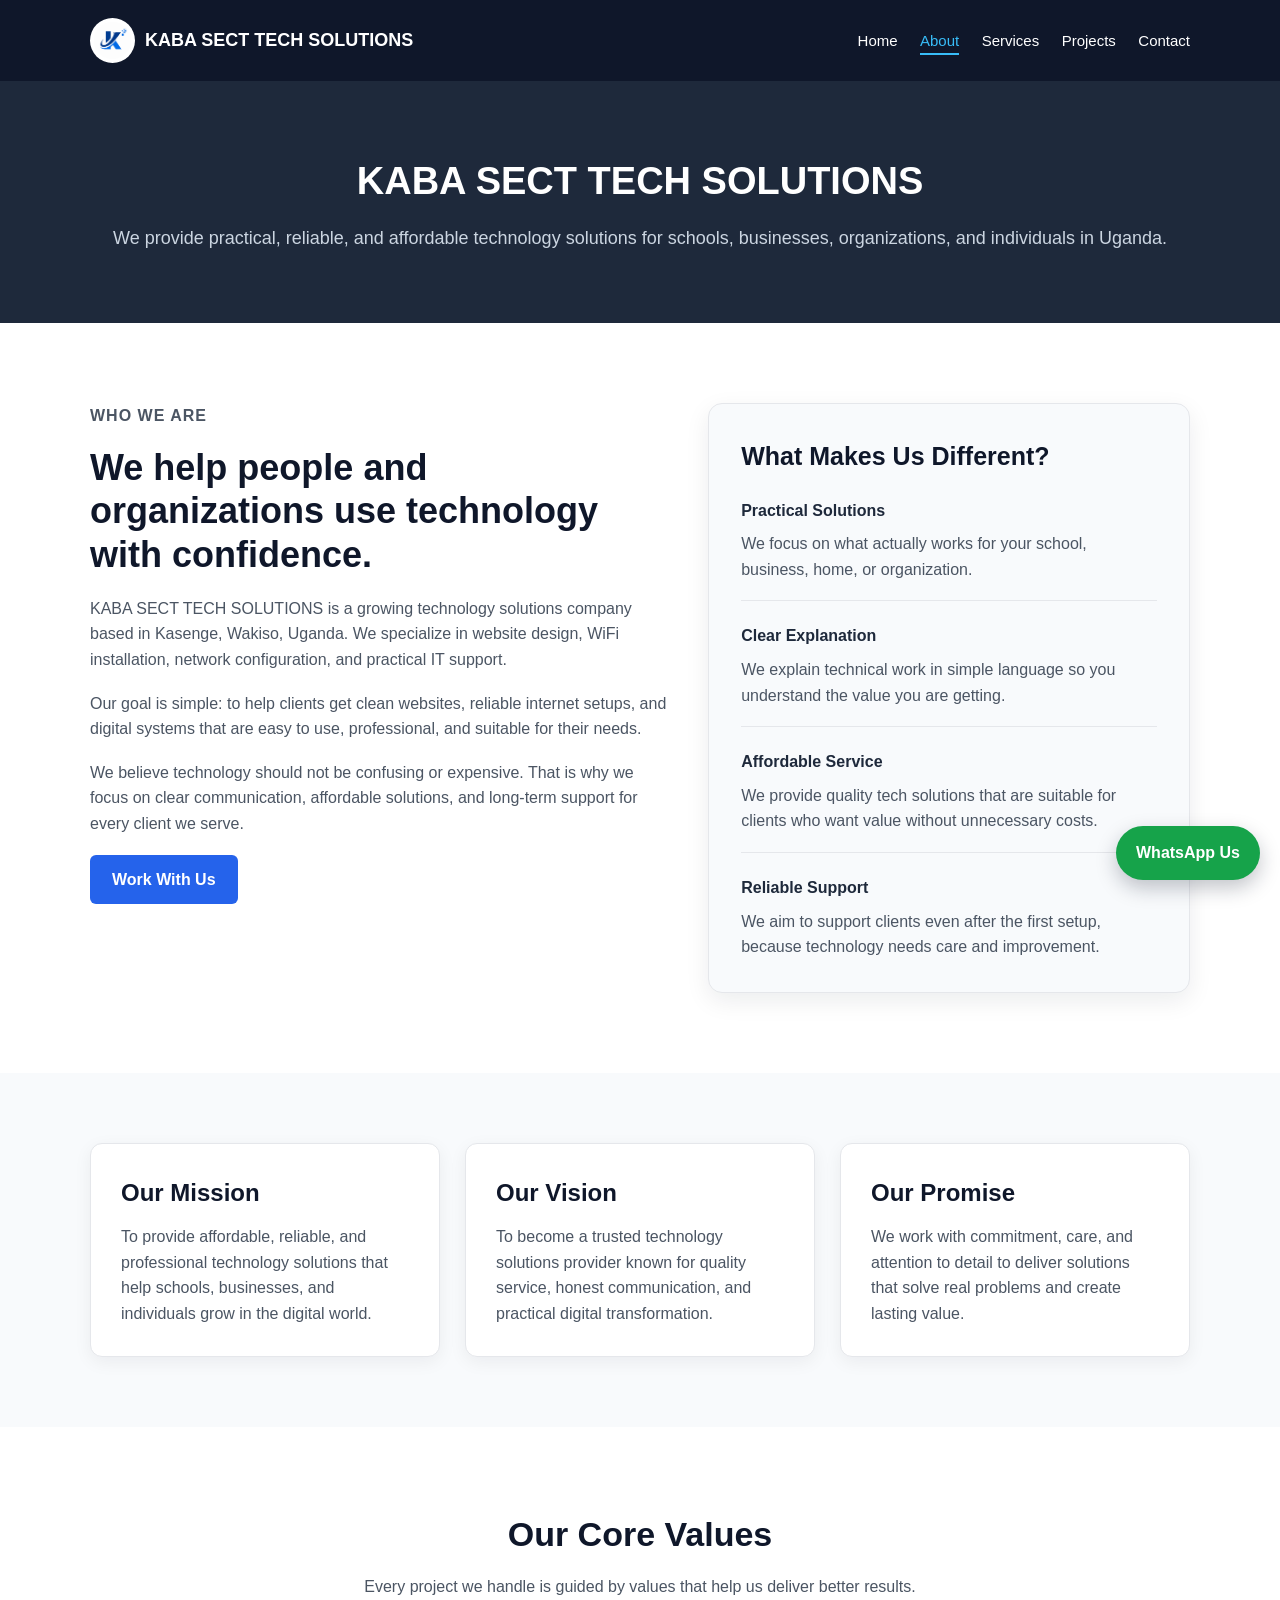
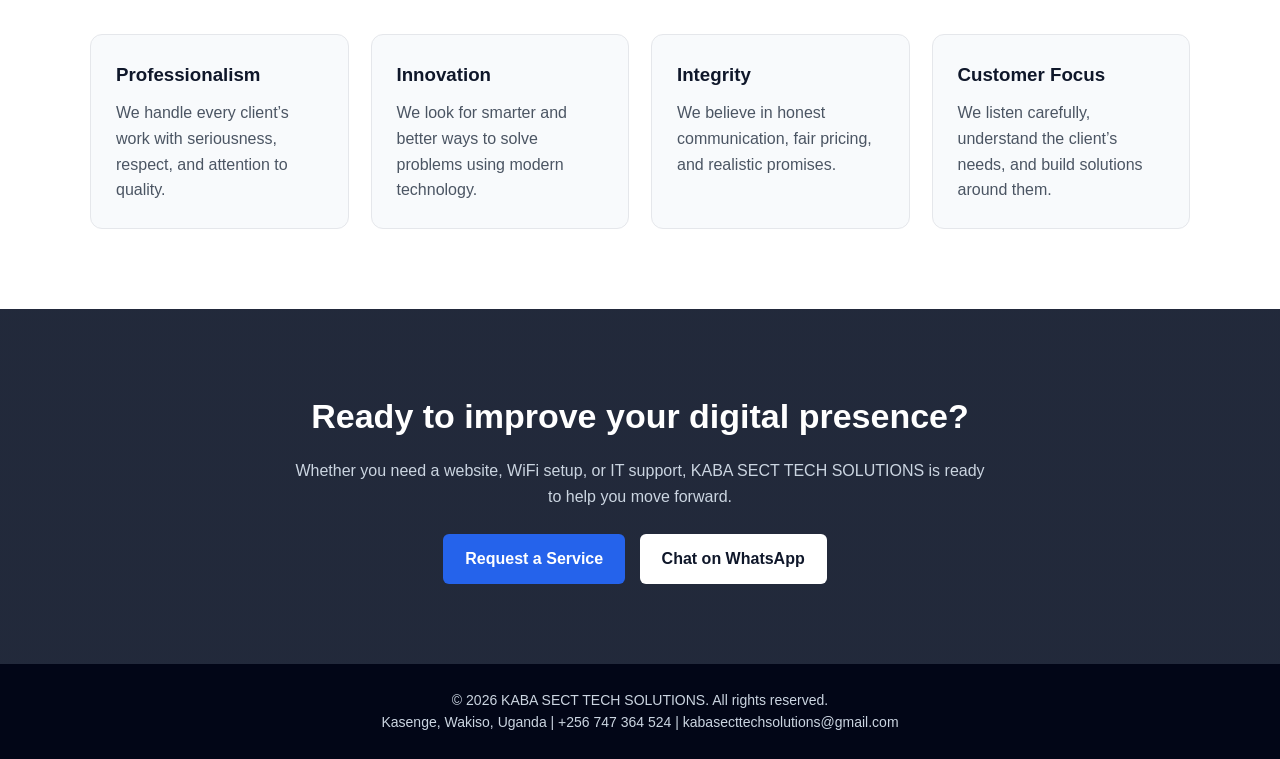
<file: about.html>
<!DOCTYPE html>
<html lang="en">
<head>
  <meta charset="UTF-8" />
  <meta name="viewport" content="width=device-width, initial-scale=1.0" />

  <title>About Us | KABA SECT TECH SOLUTIONS</title>

  <meta name="description" content="Learn about KABA SECT TECH SOLUTIONS, a growing technology solutions company in Kasenge, Wakiso, Uganda providing website design, WiFi installation, and IT support.">

  <meta name="author" content="KABA SECT TECH SOLUTIONS">

  <meta property="og:title" content="About KABA SECT TECH SOLUTIONS">
  <meta property="og:description" content="We provide practical, reliable, and affordable technology solutions for schools, businesses, organizations, and individuals in Uganda.">
  <meta property="og:type" content="website">
  <meta property="og:image" content="images/logo.png">

 <link rel="stylesheet" href="style.css" />
</head>
<body>

  <header class="header">
    <div class="container nav">
      <a href="index.html" class="logo">
  <img src="logo.png" alt="KABA SECT TECH SOLUTIONS Logo">
  <span>KABA SECT TECH SOLUTIONS</span>
</a>

      <button class="menu-toggle" onclick="toggleMenu()">☰</button>

    <nav id="navLinks">
  <a href="index.html">Home</a>
  <a href="about.html" class="active">About</a>
  <a href="services.html">Services</a>
  <a href="projects.html">Projects</a>
  <a href="contact.html">Contact</a>
</nav>
    </div>
  </header>

  <section class="page-hero">
    <div class="container">
      <h2>KABA SECT TECH SOLUTIONS</h2>
      <p>
        We provide practical, reliable, and affordable technology solutions for schools,
        businesses, organizations, and individuals in Uganda.
      </p>
    </div>
  </section>

  <section class="about-section">
    <div class="container about-grid">

      <div class="about-content">
        <p class="small-title">Who We Are</p>
        <h2>We help people and organizations use technology with confidence.</h2>

        <p>
          KABA SECT TECH SOLUTIONS is a growing technology solutions company based in
          Kasenge, Wakiso, Uganda. We specialize in website design, WiFi installation,
          network configuration, and practical IT support.
        </p>

        <p>
          Our goal is simple: to help clients get clean websites, reliable internet setups,
          and digital systems that are easy to use, professional, and suitable for their needs.
        </p>

        <p>
          We believe technology should not be confusing or expensive. That is why we focus
          on clear communication, affordable solutions, and long-term support for every client
          we serve.
        </p>

        <a href="contact.html" class="btn primary">Work With Us</a>
      </div>

      <div class="about-card">
        <h3>What Makes Us Different?</h3>

        <div class="about-point">
          <h4>Practical Solutions</h4>
          <p>
            We focus on what actually works for your school, business, home, or organization.
          </p>
        </div>

        <div class="about-point">
          <h4>Clear Explanation</h4>
          <p>
            We explain technical work in simple language so you understand the value you are getting.
          </p>
        </div>

        <div class="about-point">
          <h4>Affordable Service</h4>
          <p>
            We provide quality tech solutions that are suitable for clients who want value without unnecessary costs.
          </p>
        </div>

        <div class="about-point">
          <h4>Reliable Support</h4>
          <p>
            We aim to support clients even after the first setup, because technology needs care and improvement.
          </p>
        </div>
      </div>

    </div>
  </section>

  <section class="mission-section">
    <div class="container mission-grid">

      <div class="mission-box">
        <h3>Our Mission</h3>
        <p>
          To provide affordable, reliable, and professional technology solutions that help
          schools, businesses, and individuals grow in the digital world.
        </p>
      </div>

      <div class="mission-box">
        <h3>Our Vision</h3>
        <p>
          To become a trusted technology solutions provider known for quality service,
          honest communication, and practical digital transformation.
        </p>
      </div>

      <div class="mission-box">
        <h3>Our Promise</h3>
        <p>
          We work with commitment, care, and attention to detail to deliver solutions that
          solve real problems and create lasting value.
        </p>
      </div>

    </div>
  </section>

  <section class="values-section">
    <div class="container">
      <h2>Our Core Values</h2>
      <p class="section-intro">
        Every project we handle is guided by values that help us deliver better results.
      </p>

      <div class="values-grid">
        <div class="value-card">
          <h3>Professionalism</h3>
          <p>We handle every client’s work with seriousness, respect, and attention to quality.</p>
        </div>

        <div class="value-card">
          <h3>Innovation</h3>
          <p>We look for smarter and better ways to solve problems using modern technology.</p>
        </div>

        <div class="value-card">
          <h3>Integrity</h3>
          <p>We believe in honest communication, fair pricing, and realistic promises.</p>
        </div>

        <div class="value-card">
          <h3>Customer Focus</h3>
          <p>We listen carefully, understand the client’s needs, and build solutions around them.</p>
        </div>
      </div>
    </div>
  </section>

  <section class="about-cta">
    <div class="container">
      <h2>Ready to improve your digital presence?</h2>
      <p>
        Whether you need a website, WiFi setup, or IT support, KABA SECT TECH SOLUTIONS
        is ready to help you move forward.
      </p>

      <div class="hero-buttons">
        <a href="contact.html" class="btn primary">Request a Service</a>
        <a href="https://wa.me/256747364524" target="_blank" class="btn secondary">Chat on WhatsApp</a>
      </div>
    </div>
  </section>

  <footer class="footer">
    <div class="container">
      <p>&copy; 2026 KABA SECT TECH SOLUTIONS. All rights reserved.</p>
      <p>Kasenge, Wakiso, Uganda | +256 747 364 524 | kabasecttechsolutions@gmail.com</p>
    </div>
  </footer>

<a href="https://wa.me/256747364524" class="whatsapp-float" target="_blank">
  WhatsApp Us
</a>

<script>
  function toggleMenu() {
    const navLinks = document.getElementById("navLinks");
    navLinks.classList.toggle("show");
  }
</script>

</body>
</html>
</file>
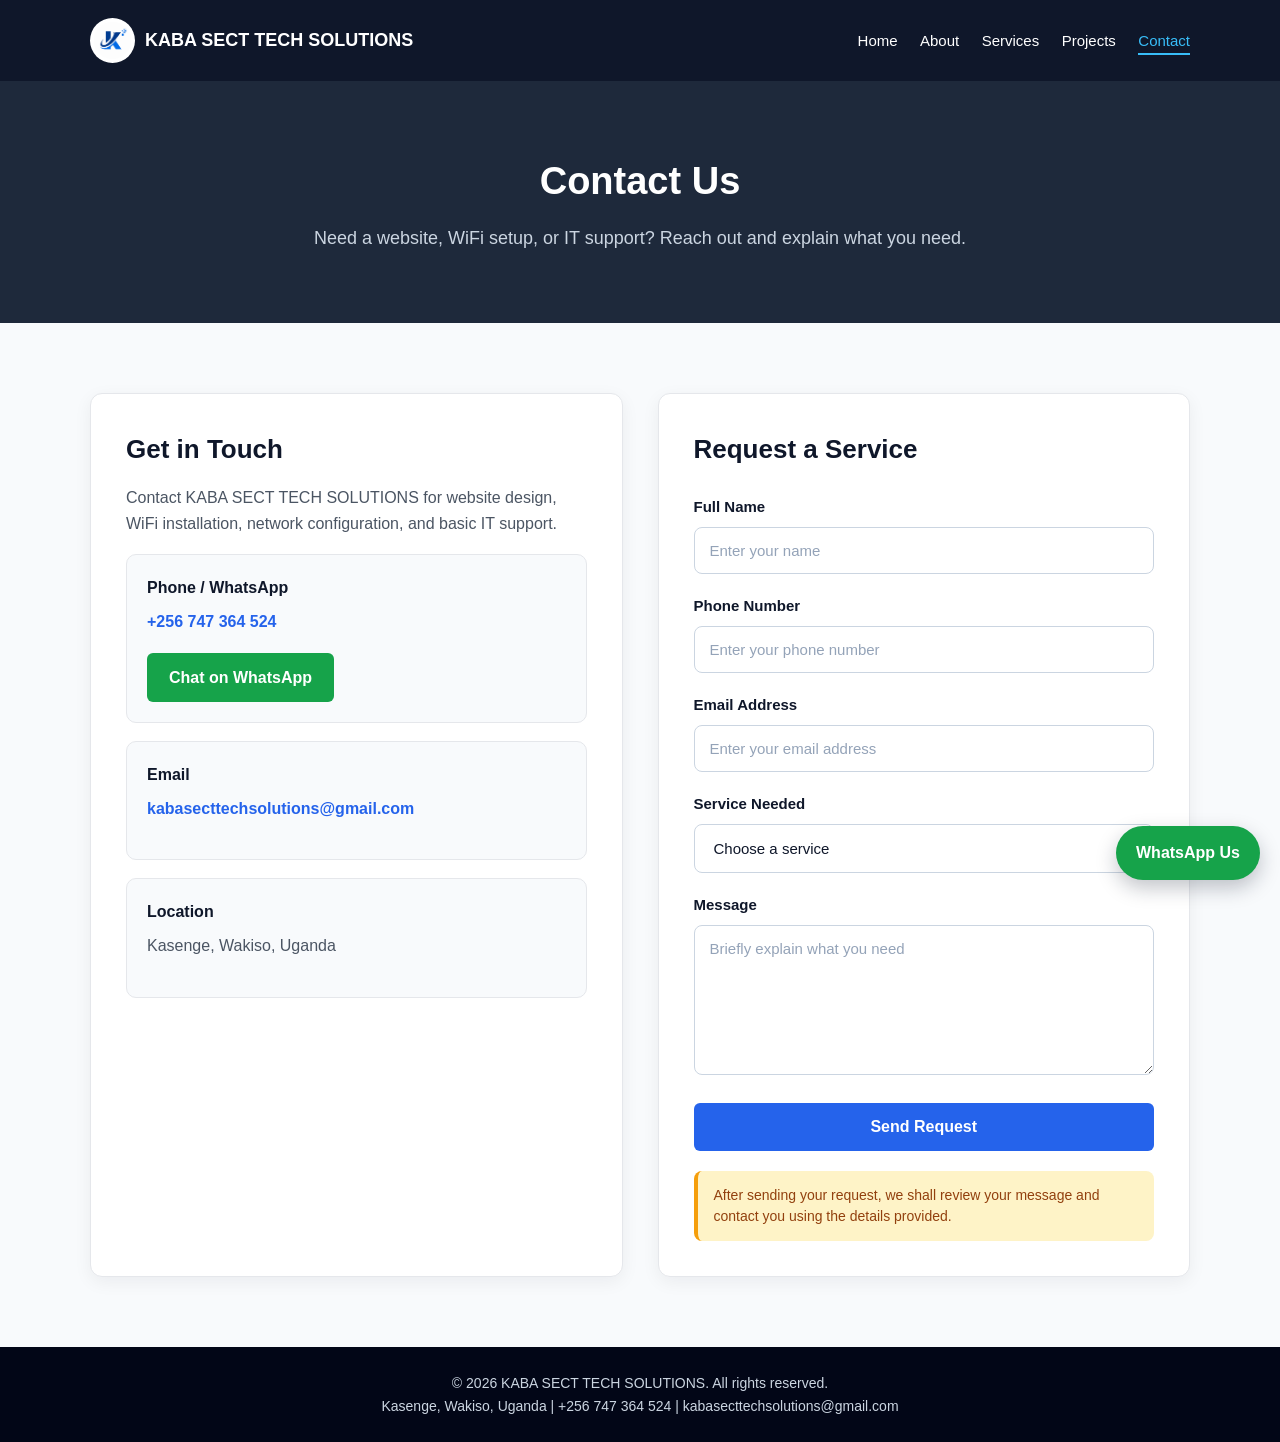
<file: contact.html>
<!DOCTYPE html>
<html lang="en">
<head>
  <meta charset="UTF-8" />
  <meta name="viewport" content="width=device-width, initial-scale=1.0" />

  <title>Contact Us | KABA SECT TECH SOLUTIONS</title>

  <meta name="description" content="Contact KABA SECT TECH SOLUTIONS for website design, WiFi installation, router configuration, network troubleshooting, and IT support services in Uganda.">

  <meta name="author" content="KABA SECT TECH SOLUTIONS">

  <meta property="og:title" content="Contact KABA SECT TECH SOLUTIONS">
  <meta property="og:description" content="Reach out for website design, WiFi installation, network configuration, and IT support services.">
  <meta property="og:type" content="website">
  <meta property="og:image" content="images/logo.png">

 <link rel="stylesheet" href="style.css" />
</head>
<body>

  <header class="header">
    <div class="container nav">
      <a href="index.html" class="logo">
  <img src="logo.png" alt="KABA SECT TECH SOLUTIONS Logo">
  <span>KABA SECT TECH SOLUTIONS</span>
</a>

     <button class="menu-toggle" onclick="toggleMenu()">☰</button>

    <nav id="navLinks">
  <a href="index.html">Home</a>
  <a href="about.html">About</a>
  <a href="services.html">Services</a>
  <a href="projects.html">Projects</a>
  <a href="contact.html" class="active">Contact</a>
</nav>
    </div>
  </header>

  <section class="page-hero">
    <div class="container">
      <h2>Contact Us</h2>
      <p>
        Need a website, WiFi setup, or IT support? Reach out and explain what you need.
      </p>
    </div>
  </section>

  <section class="contact-section">
    <div class="container contact-grid">

      <div class="contact-info">
        <h3>Get in Touch</h3>
        <p>
          Contact KABA SECT TECH SOLUTIONS for website design, WiFi installation,
          network configuration, and basic IT support.
        </p>

        <div class="contact-card">
          <h4>Phone / WhatsApp</h4>
          <p><a href="tel:+256747364524">+256 747 364 524</a></p>
          <a class="btn primary" href="https://wa.me/256747364524" target="_blank">
            Chat on WhatsApp
          </a>
        </div>

        <div class="contact-card">
          <h4>Email</h4>
          <p><a href="mailto:kabasecttechsolutions@gmail.com">kabasecttechsolutions@gmail.com</a></p>
        </div>

        <div class="contact-card">
          <h4>Location</h4>
          <p>Kasenge, Wakiso, Uganda</p>
        </div>
      </div>
<div class="contact-form-box">
  <h3>Request a Service</h3>

  <form action="https://formsubmit.co/kabasecttechsolutions@gmail.com" method="POST" class="contact-form">

    <input type="hidden" name="_subject" value="New Service Request - KABA SECT TECH SOLUTIONS">
    <input type="hidden" name="_template" value="table">
    <input type="hidden" name="_captcha" value="false">

    <div class="form-group">
      <label for="name">Full Name</label>
      <input type="text" id="name" name="name" placeholder="Enter your name" required>
    </div>

    <div class="form-group">
      <label for="phone">Phone Number</label>
      <input type="tel" id="phone" name="phone" placeholder="Enter your phone number" required>
    </div>

    <div class="form-group">
      <label for="email">Email Address</label>
      <input type="email" id="email" name="_replyto" placeholder="Enter your email address" required>
    </div>

    <div class="form-group">
      <label for="service">Service Needed</label>
      <select id="service" name="service" required>
        <option value="">Choose a service</option>
        <option value="Website Design">Website Design</option>
        <option value="WiFi Installation">WiFi Installation</option>
        <option value="IT Support">IT Support</option>
        <option value="Other">Other</option>
      </select>
    </div>

    <div class="form-group">
      <label for="message">Message</label>
      <textarea id="message" name="message" placeholder="Briefly explain what you need" required></textarea>
    </div>

    <button type="submit" class="btn primary submit-btn">Send Request</button>
  </form>

  <p class="form-warning">
    After sending your request, we shall review your message and contact you using the details provided.
  </p>
</div>
  </section>

  <footer class="footer">
    <div class="container">
      <p>&copy; 2026 KABA SECT TECH SOLUTIONS. All rights reserved.</p>
      <p>Kasenge, Wakiso, Uganda | +256 747 364 524 | kabasecttechsolutions@gmail.com</p>
    </div>
  </footer>

<a href="https://wa.me/256747364524" class="whatsapp-float" target="_blank">
  WhatsApp Us
</a>

<script>
  function toggleMenu() {
    const navLinks = document.getElementById("navLinks");
    navLinks.classList.toggle("show");
  }
</script>

</body>
</html>
</file>
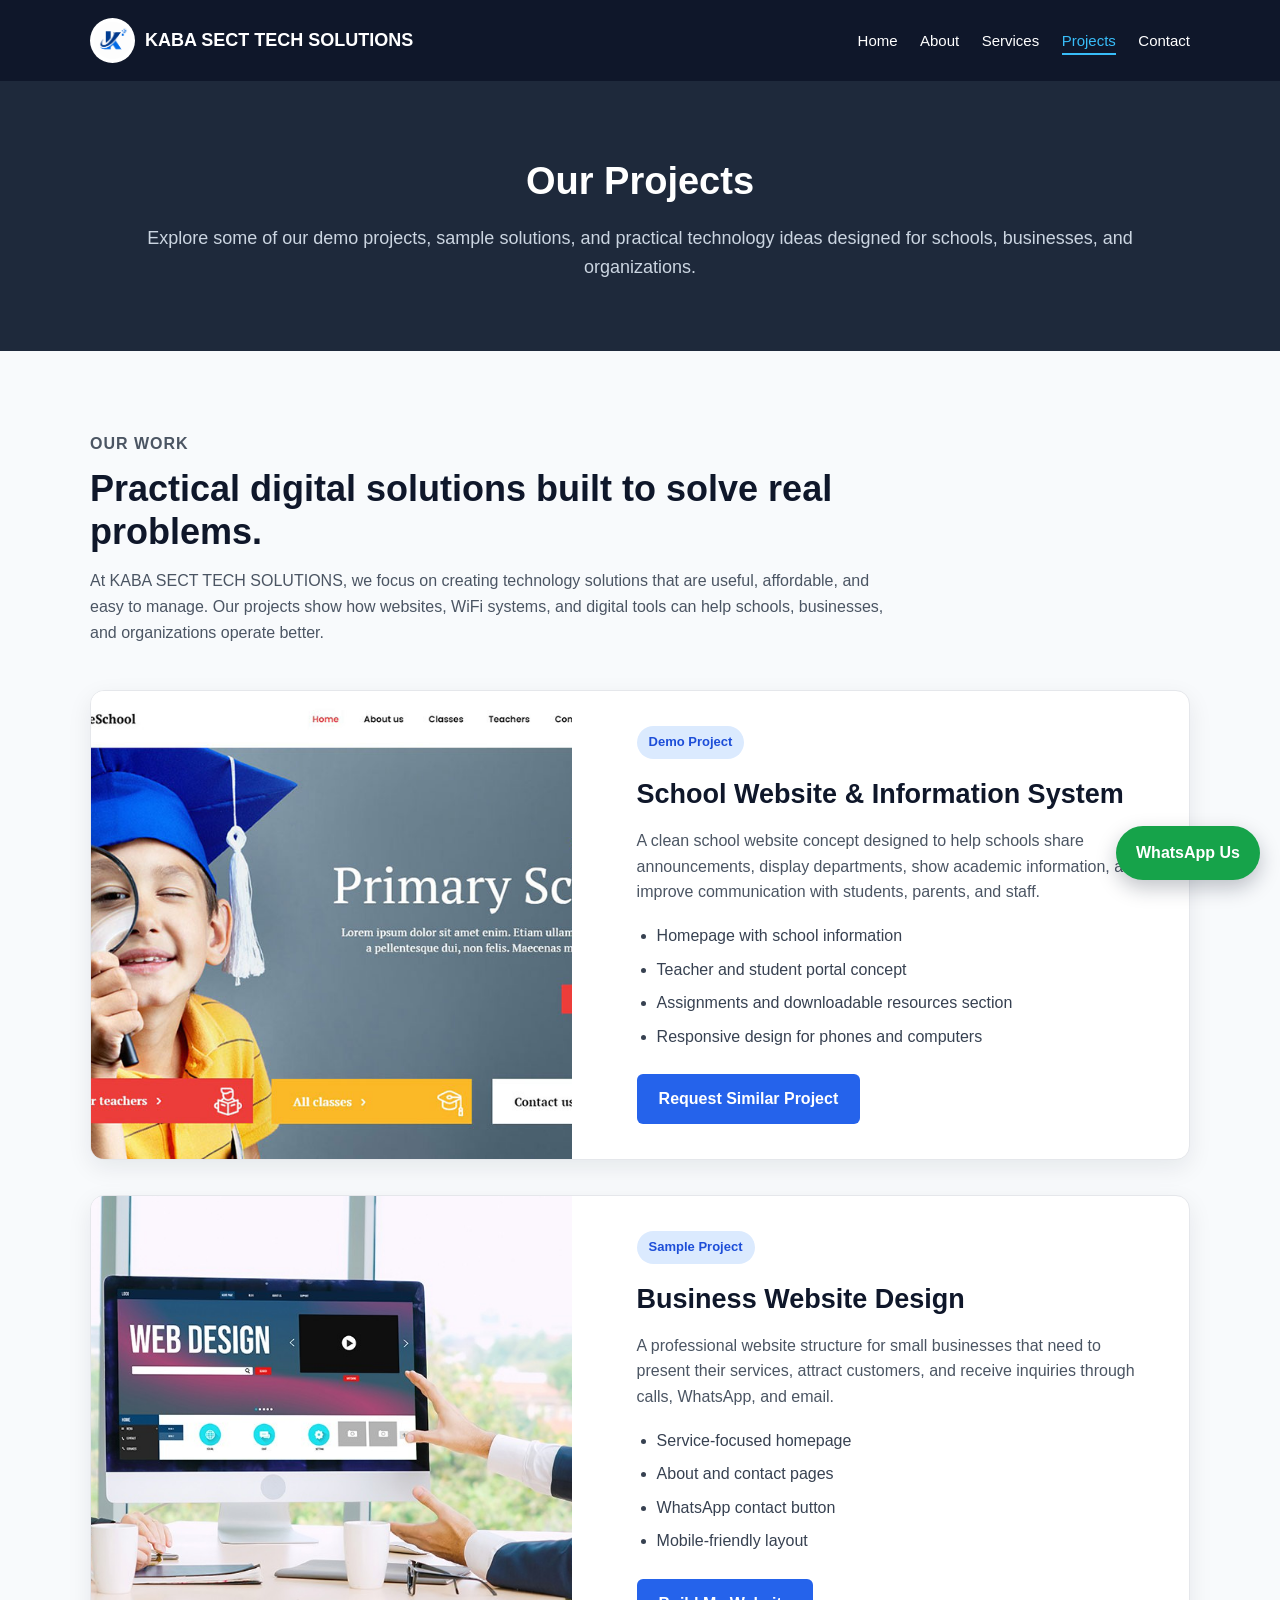
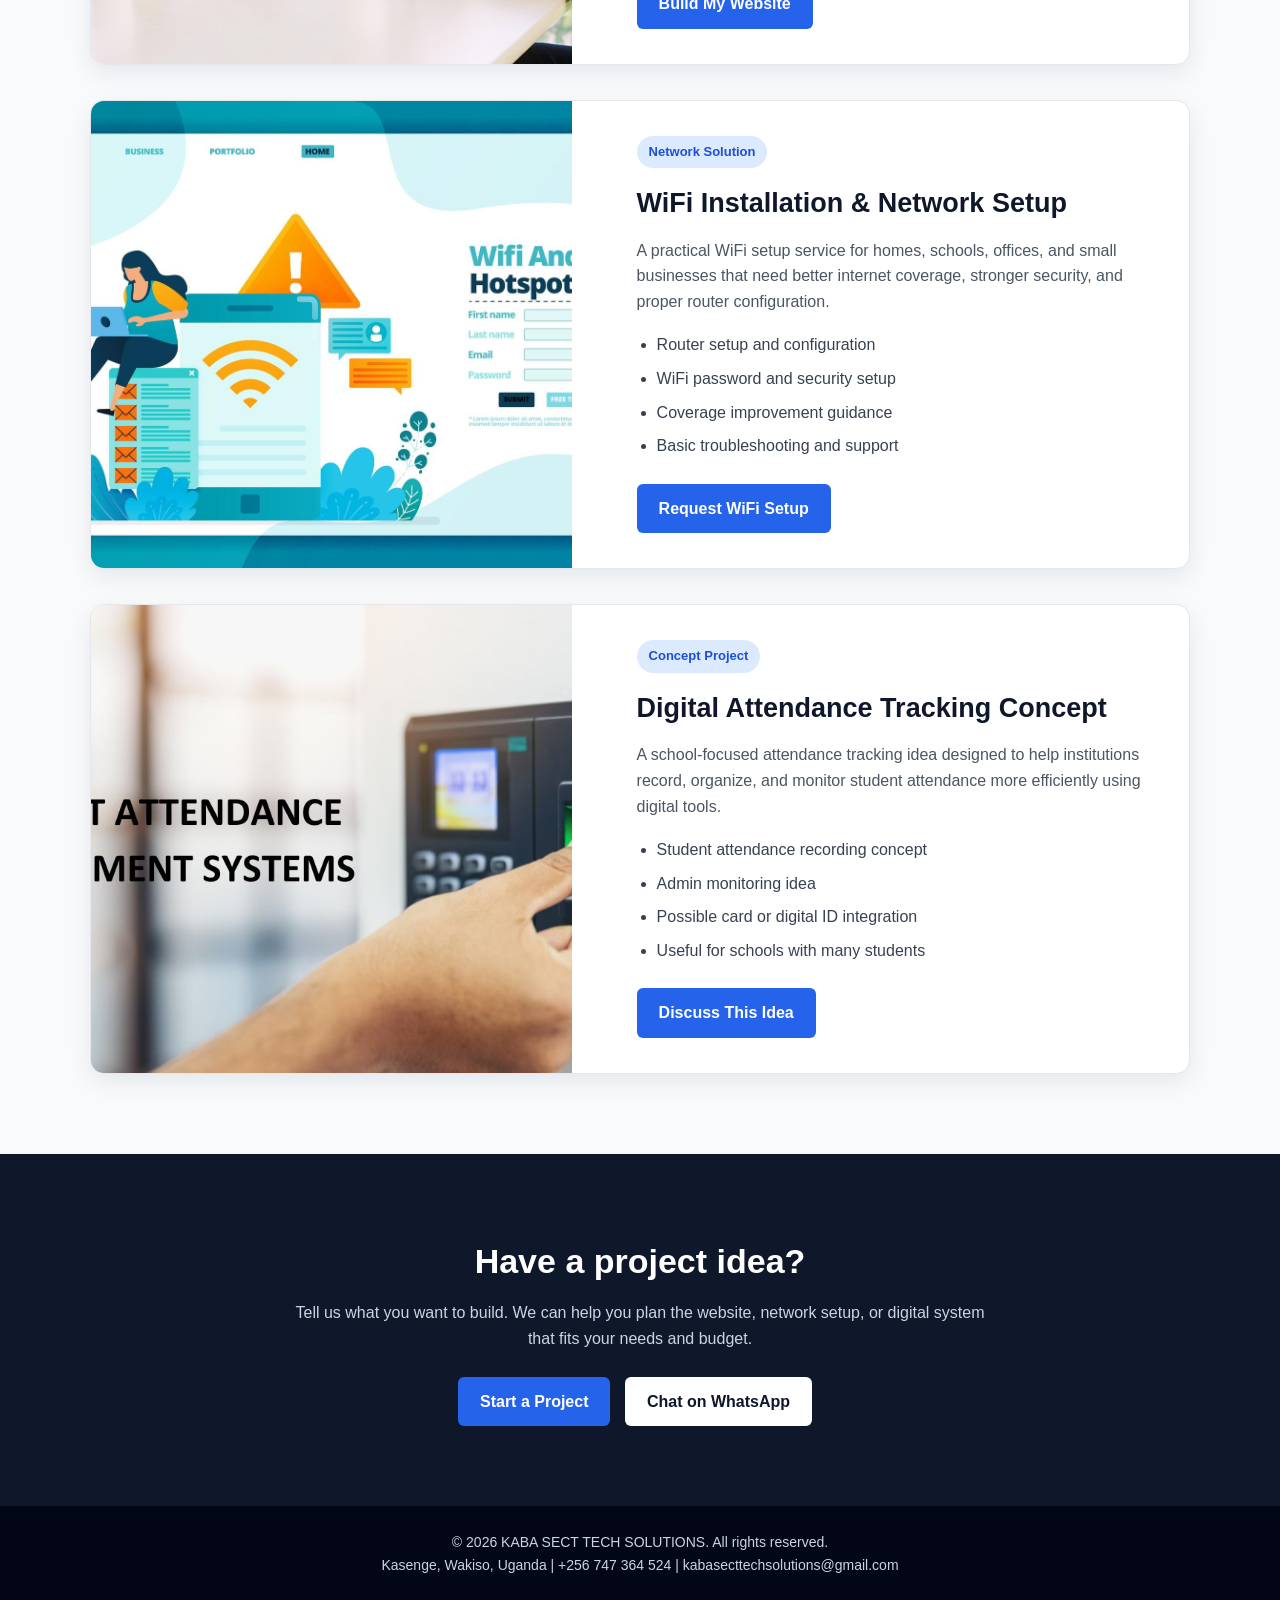
<file: projects.html>
<!DOCTYPE html>
<html lang="en">
<head>
  <meta charset="UTF-8" />
  <meta name="viewport" content="width=device-width, initial-scale=1.0" />

  <title>Projects | KABA SECT TECH SOLUTIONS</title>

  <meta name="description" content="View demo projects, sample solutions, and technology concepts from KABA SECT TECH SOLUTIONS, including school websites, business websites, WiFi setup, and digital attendance ideas.">

  <meta name="author" content="KABA SECT TECH SOLUTIONS">

  <meta property="og:title" content="Projects | KABA SECT TECH SOLUTIONS">
  <meta property="og:description" content="Explore practical website, WiFi, and digital system projects designed for schools, businesses, and organizations.">
  <meta property="og:type" content="website">
  <meta property="og:image" content="images/logo.png">

  <link rel="stylesheet" href="style.css" />
</head>
<body>

  <header class="header">
    <div class="container nav">
     <a href="index.html" class="logo">
  <img src="logo.png" alt="KABA SECT TECH SOLUTIONS Logo">
  <span>KABA SECT TECH SOLUTIONS</span>
</a>

      <button class="menu-toggle" onclick="toggleMenu()">☰</button>

    <nav id="navLinks">
  <a href="index.html">Home</a>
  <a href="about.html">About</a>
  <a href="services.html">Services</a>
  <a href="projects.html" class="active">Projects</a>
  <a href="contact.html">Contact</a>
</nav>
    </div>
  </header>

  <section class="page-hero">
    <div class="container">
      <h2>Our Projects</h2>
      <p>
        Explore some of our demo projects, sample solutions, and practical technology ideas
        designed for schools, businesses, and organizations.
      </p>
    </div>
  </section>

  <section class="projects-section">
    <div class="container">

      <div class="projects-intro">
        <p class="small-title">Our Work</p>
        <h2>Practical digital solutions built to solve real problems.</h2>
        <p>
          At KABA SECT TECH SOLUTIONS, we focus on creating technology solutions that are
          useful, affordable, and easy to manage. Our projects show how websites, WiFi systems,
          and digital tools can help schools, businesses, and organizations operate better.
        </p>
      </div>

      <div class="projects-grid">

        <div class="project-card">
          <div class="project-image">
            <img src="school-website.jpg" alt="School website demo project">
          </div>

          <div class="project-content">
            <span class="project-label">Demo Project</span>
            <h3>School Website & Information System</h3>
            <p>
              A clean school website concept designed to help schools share announcements,
              display departments, show academic information, and improve communication with
              students, parents, and staff.
            </p>

            <ul>
              <li>Homepage with school information</li>
              <li>Teacher and student portal concept</li>
              <li>Assignments and downloadable resources section</li>
              <li>Responsive design for phones and computers</li>
            </ul>

            <a href="contact.html" class="btn primary">Request Similar Project</a>
          </div>
        </div>

        <div class="project-card">
          <div class="project-image">
            <img src="business-website.jfif" alt="Business website sample project">
          </div>

          <div class="project-content">
            <span class="project-label">Sample Project</span>
            <h3>Business Website Design</h3>
            <p>
              A professional website structure for small businesses that need to present their
              services, attract customers, and receive inquiries through calls, WhatsApp, and email.
            </p>

            <ul>
              <li>Service-focused homepage</li>
              <li>About and contact pages</li>
              <li>WhatsApp contact button</li>
              <li>Mobile-friendly layout</li>
            </ul>

            <a href="contact.html" class="btn primary">Build My Website</a>
          </div>
        </div>

        <div class="project-card">
          <div class="project-image">
            <img src="wifi-setup.jpg" alt="WiFi setup project">
          </div>

          <div class="project-content">
            <span class="project-label">Network Solution</span>
            <h3>WiFi Installation & Network Setup</h3>
            <p>
              A practical WiFi setup service for homes, schools, offices, and small businesses
              that need better internet coverage, stronger security, and proper router configuration.
            </p>

            <ul>
              <li>Router setup and configuration</li>
              <li>WiFi password and security setup</li>
              <li>Coverage improvement guidance</li>
              <li>Basic troubleshooting and support</li>
            </ul>

            <a href="contact.html" class="btn primary">Request WiFi Setup</a>
          </div>
        </div>

        <div class="project-card">
          <div class="project-image">
            <img src="digital-attendance.jpg" alt="Digital attendance system concept">
          </div>

          <div class="project-content">
            <span class="project-label">Concept Project</span>
            <h3>Digital Attendance Tracking Concept</h3>
            <p>
              A school-focused attendance tracking idea designed to help institutions record,
              organize, and monitor student attendance more efficiently using digital tools.
            </p>

            <ul>
              <li>Student attendance recording concept</li>
              <li>Admin monitoring idea</li>
              <li>Possible card or digital ID integration</li>
              <li>Useful for schools with many students</li>
            </ul>

            <a href="contact.html" class="btn primary">Discuss This Idea</a>
          </div>
        </div>

      </div>

    </div>
  </section>

  <section class="project-note">
    <div class="container">
      <h2>Have a project idea?</h2>
      <p>
        Tell us what you want to build. We can help you plan the website, network setup,
        or digital system that fits your needs and budget.
      </p>

      <div class="hero-buttons">
        <a href="contact.html" class="btn primary">Start a Project</a>
        <a href="https://wa.me/256747364524" target="_blank" class="btn secondary">Chat on WhatsApp</a>
      </div>
    </div>
  </section>

  <footer class="footer">
    <div class="container">
      <p>&copy; 2026 KABA SECT TECH SOLUTIONS. All rights reserved.</p>
      <p>Kasenge, Wakiso, Uganda | +256 747 364 524 | kabasecttechsolutions@gmail.com</p>
    </div>
  </footer>

<a href="https://wa.me/256747364524" class="whatsapp-float" target="_blank">
  WhatsApp Us
</a>

<script>
  function toggleMenu() {
    const navLinks = document.getElementById("navLinks");
    navLinks.classList.toggle("show");
  }
</script>

</body>
</html>
</file>
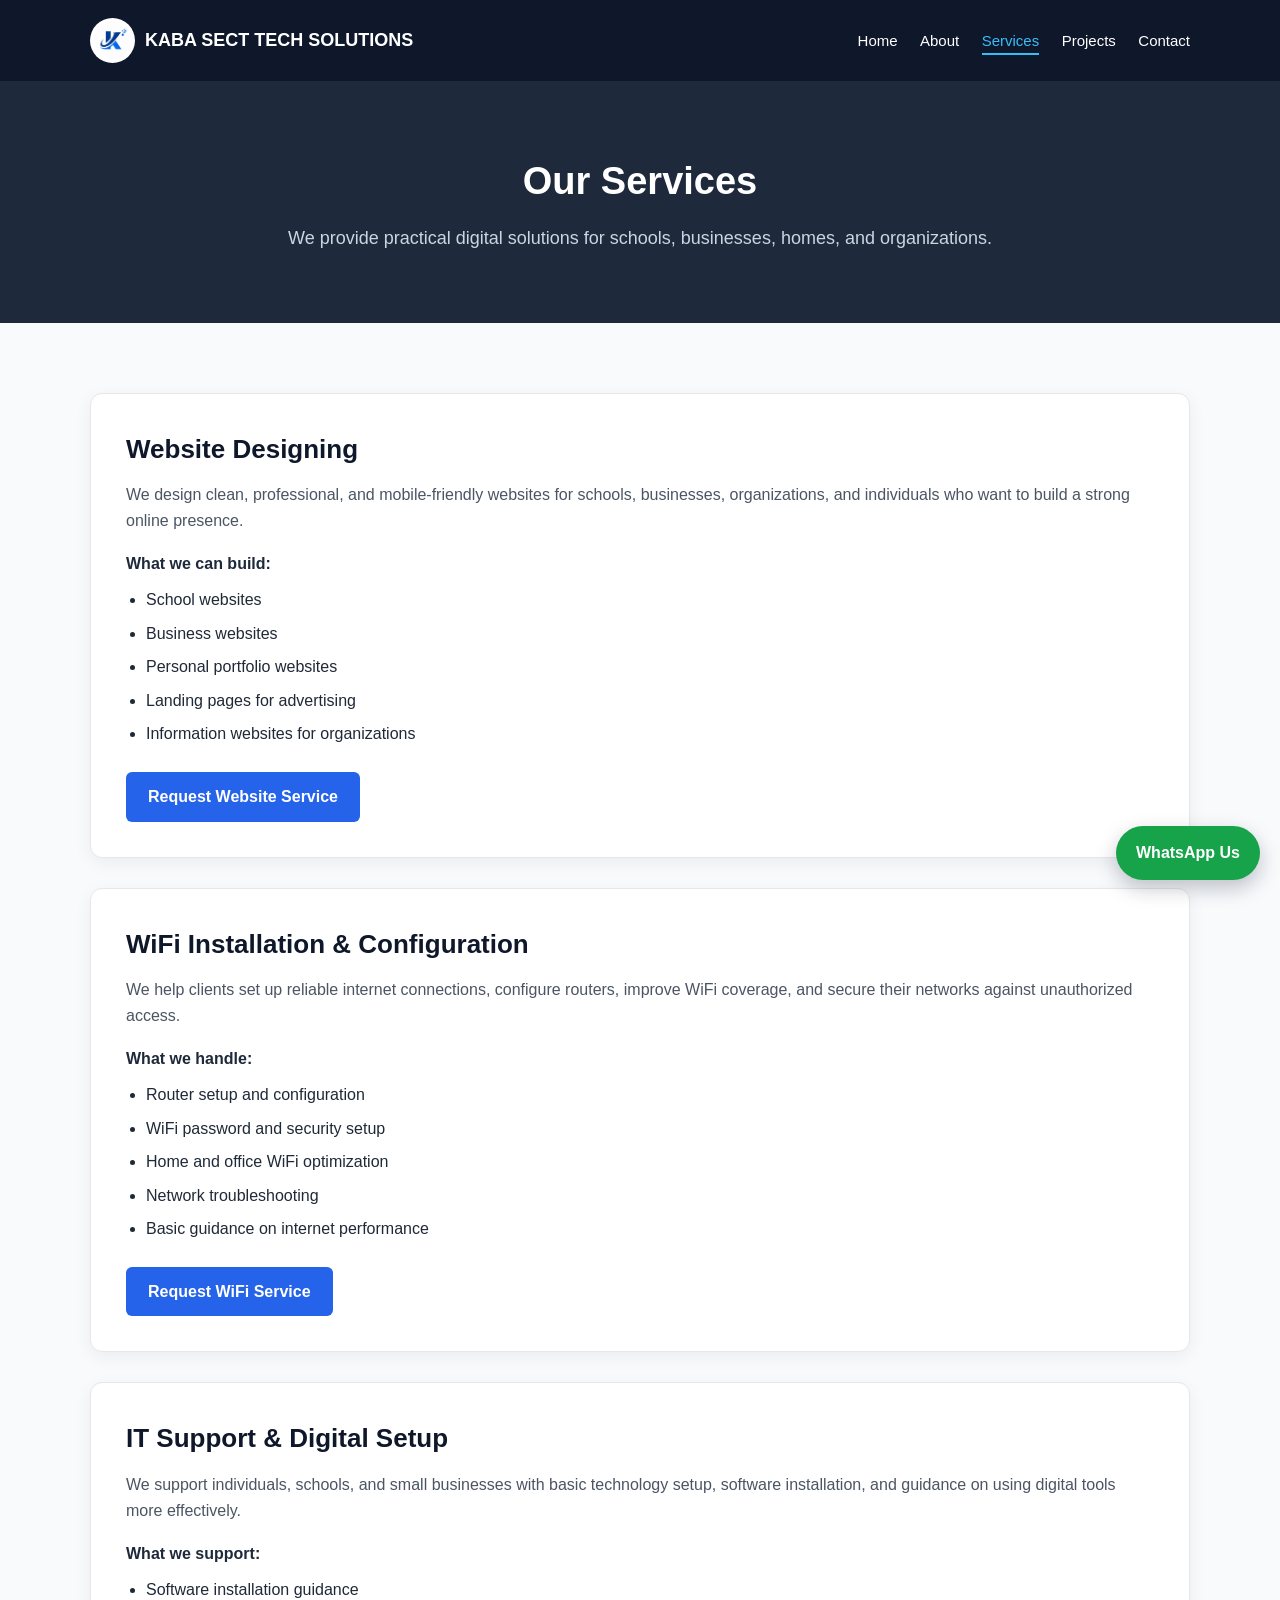
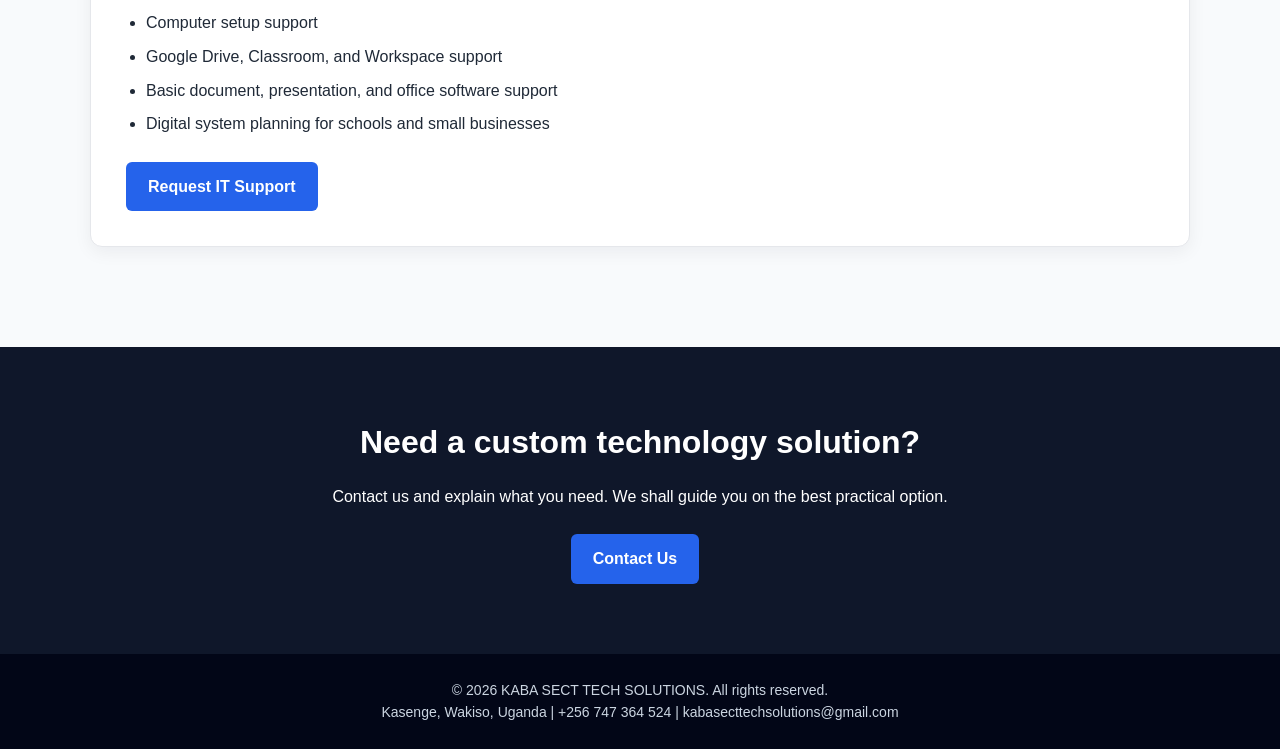
<file: services.html>
<!DOCTYPE html>
<html lang="en">
<head>
  <meta charset="UTF-8" />
  <meta name="viewport" content="width=device-width, initial-scale=1.0" />

  <title>Services | Website Design, WiFi Installation & IT Support</title>

  <meta name="description" content="Explore services from KABA SECT TECH SOLUTIONS including website design, WiFi installation, router setup, network configuration, troubleshooting, and IT support.">

  <meta name="author" content="KABA SECT TECH SOLUTIONS">

  <meta property="og:title" content="Our Services | KABA SECT TECH SOLUTIONS">
  <meta property="og:description" content="Website design, WiFi installation, network configuration, and IT support services for schools, businesses, homes, and organizations.">
  <meta property="og:type" content="website">
  <meta property="og:image" content="images/logo.png">

 <link rel="stylesheet" href="style.css" />
</head>
<body>

  <header class="header">
    <div class="container nav">
      <a href="index.html" class="logo">
  <img src="logo.png" alt="KABA SECT TECH SOLUTIONS Logo">
  <span>KABA SECT TECH SOLUTIONS</span>
</a>

      <button class="menu-toggle" onclick="toggleMenu()">☰</button>

    <nav id="navLinks">
  <a href="index.html">Home</a>
  <a href="about.html">About</a>
  <a href="services.html" class="active">Services</a>
  <a href="projects.html">Projects</a>
  <a href="contact.html">Contact</a>
</nav>
    </div>
  </header>

  <section class="page-hero">
    <div class="container">
      <h2>Our Services</h2>
      <p>
        We provide practical digital solutions for schools, businesses, homes, and organizations.
      </p>
    </div>
  </section>

  <section class="services-full">
    <div class="container">

      <div class="service-box">
        <h3>Website Designing</h3>
        <p>
          We design clean, professional, and mobile-friendly websites for schools, businesses,
          organizations, and individuals who want to build a strong online presence.
        </p>

        <h4>What we can build:</h4>
        <ul>
          <li>School websites</li>
          <li>Business websites</li>
          <li>Personal portfolio websites</li>
          <li>Landing pages for advertising</li>
          <li>Information websites for organizations</li>
        </ul>

        <a href="contact.html" class="btn primary">Request Website Service</a>
      </div>

      <div class="service-box">
        <h3>WiFi Installation & Configuration</h3>
        <p>
          We help clients set up reliable internet connections, configure routers, improve WiFi
          coverage, and secure their networks against unauthorized access.
        </p>

        <h4>What we handle:</h4>
        <ul>
          <li>Router setup and configuration</li>
          <li>WiFi password and security setup</li>
          <li>Home and office WiFi optimization</li>
          <li>Network troubleshooting</li>
          <li>Basic guidance on internet performance</li>
        </ul>

        <a href="contact.html" class="btn primary">Request WiFi Service</a>
      </div>

      <div class="service-box">
        <h3>IT Support & Digital Setup</h3>
        <p>
          We support individuals, schools, and small businesses with basic technology setup,
          software installation, and guidance on using digital tools more effectively.
        </p>

        <h4>What we support:</h4>
        <ul>
          <li>Software installation guidance</li>
          <li>Computer setup support</li>
          <li>Google Drive, Classroom, and Workspace support</li>
          <li>Basic document, presentation, and office software support</li>
          <li>Digital system planning for schools and small businesses</li>
        </ul>

        <a href="contact.html" class="btn primary">Request IT Support</a>
      </div>

    </div>
  </section>

  <section class="cta">
    <div class="container">
      <h2>Need a custom technology solution?</h2>
      <p>Contact us and explain what you need. We shall guide you on the best practical option.</p>
      <a href="contact.html" class="btn primary">Contact Us</a>
    </div>
  </section>

  <footer class="footer">
    <div class="container">
      <p>&copy; 2026 KABA SECT TECH SOLUTIONS. All rights reserved.</p>
      <p>Kasenge, Wakiso, Uganda | +256 747 364 524 | kabasecttechsolutions@gmail.com</p>
    </div>
  </footer>

<a href="https://wa.me/256747364524" class="whatsapp-float" target="_blank">
  WhatsApp Us
</a>

<script>
  function toggleMenu() {
    const navLinks = document.getElementById("navLinks");
    navLinks.classList.toggle("show");
  }
</script>

</body>
</html>
</file>
<file: style.css>
* {
  margin: 0;
  padding: 0;
  box-sizing: border-box;
}

body {
  font-family: Arial, sans-serif;
  line-height: 1.6;
  color: #1f2937;
  background: #ffffff;
}

.container {
  width: 90%;
  max-width: 1100px;
  margin: auto;
}

.header {
  background: #0f172a;
  color: white;
  padding: 18px 0;
}

.nav {
  display: flex;
  align-items: center;
  justify-content: space-between;
  gap: 20px;
}

.logo {
  font-size: 20px;
  font-weight: bold;
}

nav a {
  color: white;
  text-decoration: none;
  margin-left: 18px;
  font-size: 15px;
}

nav a:hover {
  color: #38bdf8;
}

.hero {
  background: linear-gradient(rgba(15, 23, 42, 0.85), rgba(15, 23, 42, 0.85)),
              url("../images/hero.jpg");
  background-size: cover;
  background-position: center;
  color: white;
  padding: 100px 0;
}

.hero-content {
  max-width: 700px;
}

.tagline {
  color: #38bdf8;
  font-weight: bold;
  margin-bottom: 10px;
}

.hero h2 {
  font-size: 44px;
  line-height: 1.2;
  margin-bottom: 20px;
}

.hero p {
  font-size: 18px;
  margin-bottom: 25px;
}

.btn {
  display: inline-block;
  padding: 12px 22px;
  border-radius: 6px;
  text-decoration: none;
  font-weight: bold;
  margin-right: 10px;
}

.primary {
  background: #2563eb;
  color: white;
}

.secondary {
  background: white;
  color: #0f172a;
}

.primary:hover {
  background: #1d4ed8;
}

.secondary:hover {
  background: #e5e7eb;
}

.services-preview,
.why-us {
  padding: 70px 0;
}

.services-preview h2,
.why-us h2,
.cta h2 {
  text-align: center;
  font-size: 32px;
  margin-bottom: 15px;
}

.section-intro {
  text-align: center;
  max-width: 650px;
  margin: 0 auto 35px;
  color: #4b5563;
}

.cards,
.why-grid {
  display: grid;
  grid-template-columns: repeat(3, 1fr);
  gap: 25px;
}

.card,
.why-grid div {
  background: #f8fafc;
  padding: 25px;
  border-radius: 10px;
  border: 1px solid #e5e7eb;
}

.card h3,
.why-grid h3 {
  margin-bottom: 10px;
  color: #0f172a;
}

.cta {
  background: #0f172a;
  color: white;
  text-align: center;
  padding: 70px 0;
}

.cta p {
  margin-bottom: 25px;
}

.footer {
  background: #020617;
  color: #cbd5e1;
  text-align: center;
  padding: 25px 0;
  font-size: 14px;
}

@media (max-width: 768px) {
  .nav {
    flex-direction: column;
  }

  nav a {
    margin: 8px;
    display: inline-block;
  }

  .hero {
    padding: 70px 0;
  }

  .hero h2 {
    font-size: 32px;
  }

  .cards,
  .why-grid {
    grid-template-columns: 1fr;
  }
}
.page-hero {
  background: #1e293b;
  color: white;
  text-align: center;
  padding: 70px 0;
}

.page-hero h2 {
  font-size: 38px;
  margin-bottom: 12px;
}

.page-hero p {
  font-size: 18px;
  color: #cbd5e1;
}

.services-full {
  padding: 70px 0;
  background: #f8fafc;
}

.service-box {
  background: white;
  padding: 35px;
  margin-bottom: 30px;
  border-radius: 12px;
  border: 1px solid #e5e7eb;
  box-shadow: 0 5px 18px rgba(15, 23, 42, 0.06);
}

.service-box h3 {
  font-size: 26px;
  color: #0f172a;
  margin-bottom: 12px;
}

.service-box p {
  color: #4b5563;
  margin-bottom: 18px;
}

.service-box h4 {
  margin-bottom: 10px;
  color: #1e293b;
}

.service-box ul {
  margin-left: 20px;
  margin-bottom: 25px;
}

.service-box li {
  margin-bottom: 8px;
}
.contact-section {
  padding: 70px 0;
  background: #f8fafc;
}

.contact-grid {
  display: grid;
  grid-template-columns: 1fr 1fr;
  gap: 35px;
  align-items: start;
}

.contact-info,
.contact-form-box {
  background: white;
  padding: 35px;
  border-radius: 12px;
  border: 1px solid #e5e7eb;
  box-shadow: 0 5px 18px rgba(15, 23, 42, 0.06);
}

.contact-info h3,
.contact-form-box h3 {
  font-size: 26px;
  color: #0f172a;
  margin-bottom: 15px;
}

.contact-info p {
  color: #4b5563;
  margin-bottom: 18px;
}

.contact-card {
  background: #f8fafc;
  padding: 20px;
  border-radius: 10px;
  margin-top: 18px;
  border: 1px solid #e5e7eb;
}

.contact-card h4 {
  color: #0f172a;
  margin-bottom: 8px;
}

.contact-card a {
  color: #2563eb;
  text-decoration: none;
  font-weight: bold;
}

.contact-form {
  display: flex;
  flex-direction: column;
}

.contact-form label {
  margin-bottom: 6px;
  font-weight: bold;
  color: #1f2937;
}

.contact-form input,
.contact-form select,
.contact-form textarea {
  padding: 12px;
  margin-bottom: 18px;
  border: 1px solid #cbd5e1;
  border-radius: 6px;
  font-size: 15px;
  font-family: Arial, sans-serif;
}

.contact-form input:focus,
.contact-form select:focus,
.contact-form textarea:focus {
  outline: none;
  border-color: #2563eb;
}

.contact-form button {
  border: none;
  cursor: pointer;
  width: fit-content;
}

.form-warning {
  margin-top: 18px;
  font-size: 14px;
  color: #92400e;
  background: #fef3c7;
  padding: 12px;
  border-radius: 6px;
}

@media (max-width: 768px) {
  .contact-grid {
    grid-template-columns: 1fr;
  }
}
.contact-card .btn.primary {
  color: white;
  background: #16a34a;
}

.contact-card .btn.primary:hover {
  background: #15803d;
}
.about-section {
  padding: 80px 0;
  background: #ffffff;
}

.about-grid {
  display: grid;
  grid-template-columns: 1.2fr 1fr;
  gap: 40px;
  align-items: start;
}

.small-title {
  color: #2563eb;
  font-weight: bold;
  text-transform: uppercase;
  letter-spacing: 1px;
  margin-bottom: 10px;
}

.about-content h2 {
  font-size: 36px;
  line-height: 1.2;
  color: #0f172a;
  margin-bottom: 20px;
}

.about-content p {
  color: #4b5563;
  margin-bottom: 18px;
  font-size: 16px;
}

.about-card {
  background: #f8fafc;
  padding: 32px;
  border-radius: 14px;
  border: 1px solid #e5e7eb;
  box-shadow: 0 8px 24px rgba(15, 23, 42, 0.08);
}

.about-card h3 {
  color: #0f172a;
  font-size: 25px;
  margin-bottom: 22px;
}

.about-point {
  margin-bottom: 22px;
  padding-bottom: 18px;
  border-bottom: 1px solid #e5e7eb;
}

.about-point:last-child {
  border-bottom: none;
  margin-bottom: 0;
  padding-bottom: 0;
}

.about-point h4 {
  color: #1e293b;
  margin-bottom: 8px;
}

.about-point p {
  color: #4b5563;
}

.mission-section {
  padding: 70px 0;
  background: #f8fafc;
}

.mission-grid {
  display: grid;
  grid-template-columns: repeat(3, 1fr);
  gap: 25px;
}

.mission-box {
  background: white;
  padding: 30px;
  border-radius: 12px;
  border: 1px solid #e5e7eb;
  box-shadow: 0 5px 18px rgba(15, 23, 42, 0.06);
}

.mission-box h3 {
  color: #0f172a;
  font-size: 24px;
  margin-bottom: 12px;
}

.mission-box p {
  color: #4b5563;
}

.values-section {
  padding: 80px 0;
  background: #ffffff;
}

.values-section h2 {
  text-align: center;
  font-size: 34px;
  color: #0f172a;
  margin-bottom: 12px;
}

.values-grid {
  display: grid;
  grid-template-columns: repeat(4, 1fr);
  gap: 22px;
  margin-top: 35px;
}

.value-card {
  background: #f8fafc;
  padding: 25px;
  border-radius: 12px;
  border: 1px solid #e5e7eb;
  transition: transform 0.3s ease, box-shadow 0.3s ease;
}

.value-card:hover {
  transform: translateY(-6px);
  box-shadow: 0 10px 26px rgba(15, 23, 42, 0.1);
}

.value-card h3 {
  color: #0f172a;
  margin-bottom: 10px;
}

.value-card p {
  color: #4b5563;
}

.about-cta {
  background: linear-gradient(rgba(15, 23, 42, 0.92), rgba(15, 23, 42, 0.92));
  color: white;
  text-align: center;
  padding: 80px 0;
}

.about-cta h2 {
  font-size: 34px;
  margin-bottom: 15px;
}

.about-cta p {
  max-width: 700px;
  margin: 0 auto 25px;
  color: #cbd5e1;
}

.about-cta .btn.secondary {
  color: #0f172a;
}

@media (max-width: 900px) {
  .about-grid,
  .mission-grid,
  .values-grid {
    grid-template-columns: 1fr;
  }

  .about-content h2 {
    font-size: 30px;
  }
}
.projects-section {
  padding: 80px 0;
  background: #f8fafc;
}

.projects-intro {
  max-width: 800px;
  margin-bottom: 45px;
}

.projects-intro h2 {
  font-size: 36px;
  color: #0f172a;
  line-height: 1.2;
  margin-bottom: 15px;
}

.projects-intro p {
  color: #4b5563;
  font-size: 16px;
}

.projects-grid {
  display: grid;
  grid-template-columns: 1fr;
  gap: 35px;
}

.project-card {
  display: grid;
  grid-template-columns: 0.9fr 1.1fr;
  gap: 30px;
  background: white;
  border-radius: 14px;
  overflow: hidden;
  border: 1px solid #e5e7eb;
  box-shadow: 0 8px 24px rgba(15, 23, 42, 0.08);
}

.project-image {
  background: #e5e7eb;
  min-height: 300px;
}

.project-image img {
  width: 100%;
  height: 100%;
  object-fit: cover;
}

.project-content {
  padding: 35px;
}

.project-label {
  display: inline-block;
  background: #dbeafe;
  color: #1d4ed8;
  padding: 6px 12px;
  border-radius: 30px;
  font-size: 13px;
  font-weight: bold;
  margin-bottom: 14px;
}

.project-content h3 {
  color: #0f172a;
  font-size: 27px;
  margin-bottom: 12px;
}

.project-content p {
  color: #4b5563;
  margin-bottom: 18px;
}

.project-content ul {
  margin-left: 20px;
  margin-bottom: 25px;
}

.project-content li {
  margin-bottom: 8px;
  color: #374151;
}

.project-note {
  background: #0f172a;
  color: white;
  text-align: center;
  padding: 80px 0;
}

.project-note h2 {
  font-size: 34px;
  margin-bottom: 12px;
}

.project-note p {
  max-width: 700px;
  margin: 0 auto 25px;
  color: #cbd5e1;
}

.project-note .btn.secondary {
  color: #0f172a;
}

@media (max-width: 900px) {
  .project-card {
    grid-template-columns: 1fr;
  }

  .project-image {
    min-height: 220px;
  }

  .projects-intro h2 {
    font-size: 30px;
  }

  .project-content {
    padding: 25px;
  }
}
.whatsapp-float {
  position: fixed;
  right: 20px;
  bottom: 20px;
  background: #16a34a;
  color: white;
  padding: 14px 20px;
  border-radius: 50px;
  text-decoration: none;
  font-weight: bold;
  box-shadow: 0 8px 20px rgba(15, 23, 42, 0.25);
  z-index: 999;
}

.whatsapp-float:hover {
  background: #15803d;
  transform: translateY(-2px);
}

@media (max-width: 600px) {
  .whatsapp-float {
    right: 14px;
    bottom: 14px;
    padding: 12px 16px;
    font-size: 14px;
  }
}
nav a.active {
  color: #38bdf8;
  border-bottom: 2px solid #38bdf8;
  padding-bottom: 4px;
}
.menu-toggle {
  display: none;
  background: none;
  border: none;
  color: white;
  font-size: 28px;
  cursor: pointer;
}

@media (max-width: 768px) {
  .nav {
    position: relative;
    flex-direction: row;
    justify-content: space-between;
  }

  .menu-toggle {
    display: block;
  }

  nav {
    display: none;
    position: absolute;
    top: 60px;
    right: 0;
    width: 100%;
    background: #0f172a;
    padding: 18px;
    border-radius: 0 0 10px 10px;
    z-index: 1000;
  }

  nav.show {
    display: block;
  }

  nav a {
    display: block;
    margin: 12px 0;
    padding: 8px 0;
  }

  nav a.active {
    border-bottom: none;
    color: #38bdf8;
  }
}
.logo {
  display: flex;
  align-items: center;
  gap: 10px;
  color: white;
  text-decoration: none;
  font-size: 18px;
  font-weight: bold;
}

.logo img {
  width: 45px;
  height: 45px;
  object-fit: contain;
  background: white;
  border-radius: 50%;
  padding: 4px;
}

.logo span {
  line-height: 1.2;
}
@media (max-width: 600px) {
  .logo {
    font-size: 14px;
    max-width: 240px;
  }

  .logo img {
    width: 38px;
    height: 38px;
  }
}
.hero-grid {
  display: grid;
  grid-template-columns: 1.2fr 0.8fr;
  gap: 40px;
  align-items: center;
}

.hero-text {
  max-width: 720px;
}

.hero-box {
  background: rgba(255, 255, 255, 0.95);
  color: #0f172a;
  padding: 30px;
  border-radius: 16px;
  box-shadow: 0 15px 35px rgba(2, 6, 23, 0.35);
}

.hero-box h3 {
  font-size: 24px;
  margin-bottom: 20px;
}

.hero-service {
  padding: 16px 0;
  border-bottom: 1px solid #e5e7eb;
}

.hero-service:last-child {
  border-bottom: none;
}

.hero-service strong {
  display: block;
  margin-bottom: 6px;
  color: #1d4ed8;
}

.hero-service p {
  color: #4b5563;
  font-size: 15px;
  margin-bottom: 0;
}

.trust-row {
  display: flex;
  gap: 12px;
  flex-wrap: wrap;
  margin-top: 25px;
}

.trust-row span {
  background: rgba(56, 189, 248, 0.15);
  color: #e0f2fe;
  border: 1px solid rgba(125, 211, 252, 0.35);
  padding: 8px 14px;
  border-radius: 50px;
  font-size: 14px;
  font-weight: bold;
}

@media (max-width: 900px) {
  .hero-grid {
    grid-template-columns: 1fr;
  }

  .hero-box {
    margin-top: 20px;
  }
}
.packages-section {
  padding: 80px 0;
  background: #ffffff;
}

.packages-section h2 {
  text-align: center;
  font-size: 34px;
  color: #0f172a;
  margin-bottom: 12px;
}

.packages-grid {
  display: grid;
  grid-template-columns: repeat(3, 1fr);
  gap: 25px;
  margin-top: 35px;
}

.package-card {
  position: relative;
  background: #f8fafc;
  padding: 30px;
  border-radius: 14px;
  border: 1px solid #e5e7eb;
  box-shadow: 0 5px 18px rgba(15, 23, 42, 0.06);
}

.package-card h3 {
  color: #0f172a;
  font-size: 24px;
  margin-bottom: 10px;
}

.package-price {
  color: #2563eb;
  font-size: 24px;
  font-weight: bold;
  margin-bottom: 12px;
}

.package-desc {
  color: #4b5563;
  margin-bottom: 18px;
}

.package-card ul {
  margin-left: 20px;
  margin-bottom: 25px;
}

.package-card li {
  margin-bottom: 8px;
  color: #374151;
}

.featured-package {
  background: #eff6ff;
  border: 2px solid #2563eb;
  transform: translateY(-8px);
}

.popular-label {
  display: inline-block;
  background: #2563eb;
  color: white;
  padding: 6px 12px;
  border-radius: 30px;
  font-size: 13px;
  font-weight: bold;
  margin-bottom: 14px;
}

@media (max-width: 900px) {
  .packages-grid {
    grid-template-columns: 1fr;
  }

  .featured-package {
    transform: none;
  }
}
.trust-section {
  padding: 80px 0;
  background: #f8fafc;
}

.trust-section h2 {
  text-align: center;
  font-size: 34px;
  color: #0f172a;
  margin-bottom: 12px;
}

.trust-grid {
  display: grid;
  grid-template-columns: repeat(3, 1fr);
  gap: 25px;
  margin-top: 35px;
}

.trust-card {
  background: white;
  padding: 28px;
  border-radius: 14px;
  border: 1px solid #e5e7eb;
  box-shadow: 0 5px 18px rgba(15, 23, 42, 0.06);
}

.trust-card h3 {
  color: #0f172a;
  margin-bottom: 10px;
}

.trust-card p {
  color: #4b5563;
}

@media (max-width: 900px) {
  .trust-grid {
    grid-template-columns: 1fr;
  }
}
.maintenance-section {
  padding: 80px 0;
  background: #ffffff;
}

.maintenance-grid {
  display: grid;
  grid-template-columns: 1.1fr 0.9fr;
  gap: 40px;
  align-items: start;
}

.maintenance-content h2 {
  font-size: 36px;
  line-height: 1.2;
  color: #0f172a;
  margin-bottom: 18px;
}

.maintenance-content p {
  color: #4b5563;
  margin-bottom: 18px;
}

.maintenance-content ul {
  margin-left: 20px;
  margin-bottom: 25px;
}

.maintenance-content li {
  margin-bottom: 8px;
  color: #374151;
}

.maintenance-card {
  background: #f8fafc;
  padding: 32px;
  border-radius: 14px;
  border: 1px solid #e5e7eb;
  box-shadow: 0 8px 24px rgba(15, 23, 42, 0.08);
}

.maintenance-card h3 {
  font-size: 25px;
  color: #0f172a;
  margin-bottom: 20px;
}

.maintenance-point {
  padding-bottom: 18px;
  margin-bottom: 18px;
  border-bottom: 1px solid #e5e7eb;
}

.maintenance-point:last-child {
  border-bottom: none;
  margin-bottom: 0;
  padding-bottom: 0;
}

.maintenance-point strong {
  display: block;
  color: #1d4ed8;
  margin-bottom: 7px;
}

.maintenance-point p {
  color: #4b5563;
}

@media (max-width: 900px) {
  .maintenance-grid {
    grid-template-columns: 1fr;
  }

  .maintenance-content h2 {
    font-size: 30px;
  }
}
.faq-section {
  padding: 80px 0;
  background: #f8fafc;
}

.faq-section h2 {
  text-align: center;
  font-size: 34px;
  color: #0f172a;
  margin-bottom: 12px;
}

.faq-grid {
  display: grid;
  grid-template-columns: repeat(2, 1fr);
  gap: 24px;
  margin-top: 35px;
}

.faq-item {
  background: white;
  padding: 28px;
  border-radius: 14px;
  border: 1px solid #e5e7eb;
  box-shadow: 0 5px 18px rgba(15, 23, 42, 0.06);
}

.faq-item h3 {
  color: #0f172a;
  margin-bottom: 10px;
  font-size: 21px;
}

.faq-item p {
  color: #4b5563;
}

@media (max-width: 768px) {
  .faq-grid {
    grid-template-columns: 1fr;
  }
}
.final-cta {
  padding: 90px 0;
  background: #f8fafc;
}

.final-cta-box {
  background: linear-gradient(135deg, #0f172a, #1d4ed8);
  color: white;
  text-align: center;
  padding: 60px 35px;
  border-radius: 20px;
  box-shadow: 0 15px 35px rgba(15, 23, 42, 0.22);
}

.final-cta-box .small-title {
  color: #93c5fd;
}

.final-cta-box h2 {
  max-width: 800px;
  margin: 0 auto 18px;
  font-size: 36px;
  line-height: 1.2;
}

.final-cta-box p {
  max-width: 750px;
  margin: 0 auto 28px;
  color: #dbeafe;
}

.final-cta-box .btn.secondary {
  color: #0f172a;
}

@media (max-width: 768px) {
  .final-cta-box {
    padding: 45px 24px;
  }

  .final-cta-box h2 {
    font-size: 28px;
  }
}
/* Improved Contact Form Styling */

.contact-form-box {
  width: 100%;
}

.contact-form {
  width: 100%;
  display: flex;
  flex-direction: column;
  gap: 14px;
}

.contact-form label {
  font-weight: 700;
  color: #0f172a;
  font-size: 15px;
  margin-bottom: -6px;
}

.contact-form input,
.contact-form select,
.contact-form textarea {
  width: 100%;
  padding: 14px 15px;
  border: 1px solid #cbd5e1;
  border-radius: 8px;
  font-size: 15px;
  font-family: Arial, sans-serif;
  color: #0f172a;
  background: #ffffff;
}

.contact-form input::placeholder,
.contact-form textarea::placeholder {
  color: #94a3b8;
}

.contact-form input:focus,
.contact-form select:focus,
.contact-form textarea:focus {
  outline: none;
  border-color: #2563eb;
  box-shadow: 0 0 0 3px rgba(37, 99, 235, 0.15);
}

.contact-form textarea {
  resize: vertical;
  min-height: 140px;
}

.contact-form button {
  margin-top: 8px;
  width: 100%;
  border: none;
  cursor: pointer;
  text-align: center;
  justify-content: center;
  font-size: 16px;
}

.contact-form .btn.primary {
  color: white;
  background: #2563eb;
}

.contact-form .btn.primary:hover {
  background: #1d4ed8;
}

.form-warning {
  margin-top: 20px;
  font-size: 14px;
  line-height: 1.5;
  color: #92400e;
  background: #fef3c7;
  padding: 14px 16px;
  border-left: 4px solid #f59e0b;
  border-radius: 8px;
}

/* Better spacing for the whole contact page */
.contact-info,
.contact-form-box {
  min-height: 100%;
}

.contact-card p {
  word-break: break-word;
}

/* Mobile form correction */
@media (max-width: 768px) {
  .contact-info,
  .contact-form-box {
    padding: 25px;
  }

  .contact-form input,
  .contact-form select,
  .contact-form textarea {
    font-size: 14px;
    padding: 13px;
  }

  .contact-form button {
    width: 100%;
  }
}
/* Final Contact Form Fix */

.contact-form-box {
  background: white;
  padding: 35px;
  border-radius: 12px;
  border: 1px solid #e5e7eb;
  box-shadow: 0 5px 18px rgba(15, 23, 42, 0.06);
}

.contact-form-box h3 {
  font-size: 26px;
  color: #0f172a;
  margin-bottom: 25px;
}

.contact-form {
  display: block;
  width: 100%;
}

.form-group {
  display: block;
  width: 100%;
  margin-bottom: 20px;
}

.form-group label {
  display: block;
  width: 100%;
  margin-bottom: 8px;
  font-weight: 700;
  color: #0f172a;
  font-size: 15px;
}

.form-group input,
.form-group select,
.form-group textarea {
  display: block;
  width: 100%;
  padding: 14px 15px;
  border: 1px solid #cbd5e1;
  border-radius: 8px;
  font-size: 15px;
  font-family: Arial, sans-serif;
  color: #0f172a;
  background: white;
}

.form-group input:focus,
.form-group select:focus,
.form-group textarea:focus {
  outline: none;
  border-color: #2563eb;
  box-shadow: 0 0 0 3px rgba(37, 99, 235, 0.15);
}

.form-group textarea {
  min-height: 150px;
  resize: vertical;
}

.submit-btn {
  width: 100%;
  border: none;
  cursor: pointer;
  padding: 15px;
  font-size: 16px;
  text-align: center;
  color: white;
}

.form-warning {
  margin-top: 20px;
  font-size: 14px;
  line-height: 1.5;
  color: #92400e;
  background: #fef3c7;
  padding: 14px 16px;
  border-left: 4px solid #f59e0b;
  border-radius: 8px;
}

@media (max-width: 768px) {
  .contact-form-box {
    padding: 25px;
  }

  .form-group input,
  .form-group select,
  .form-group textarea {
    font-size: 14px;
    padding: 13px;
  }
}
</file>
